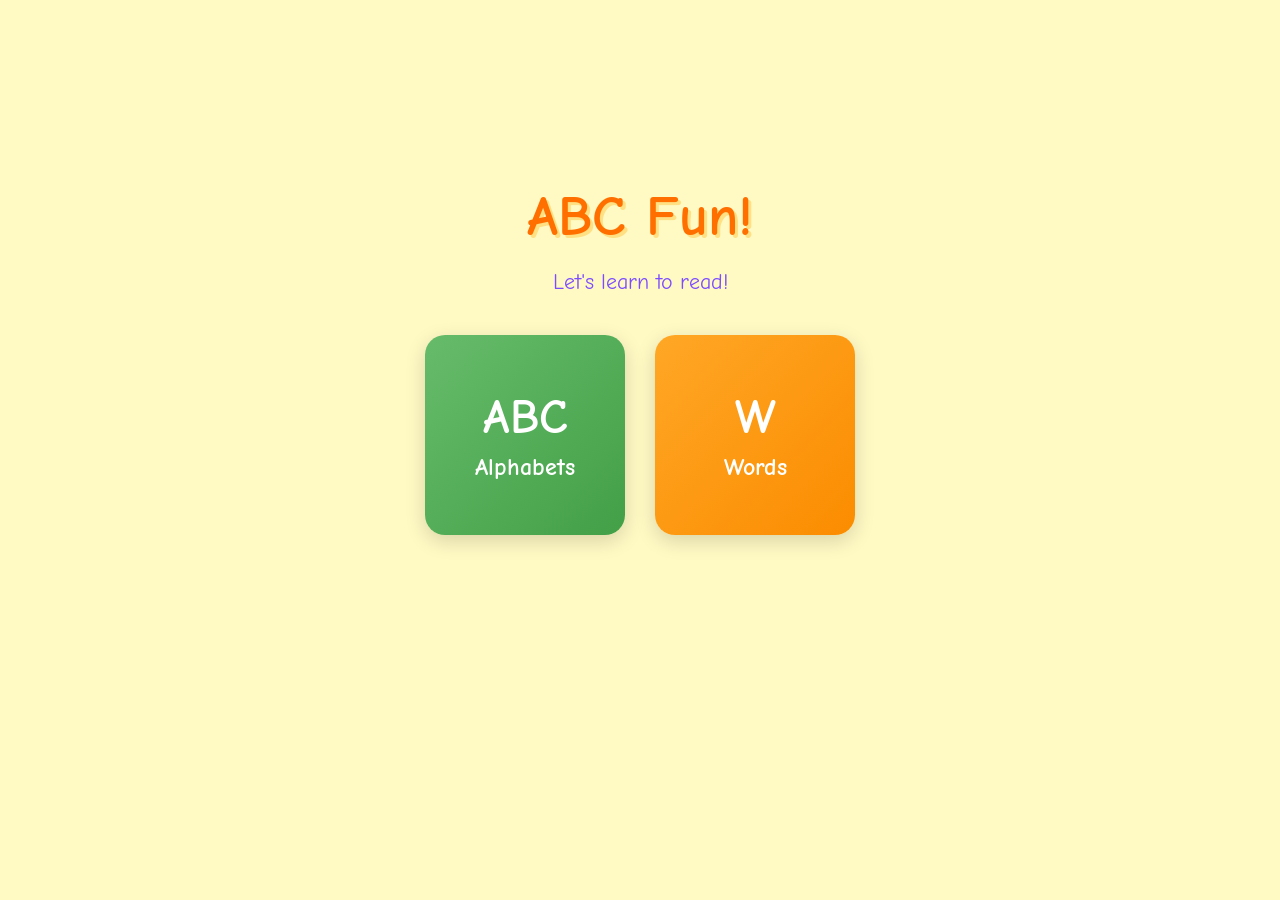
<file: index.html>
<!DOCTYPE html>
<html lang="en">
<head>
  <meta charset="UTF-8">
  <meta name="viewport" content="width=device-width, initial-scale=1.0">
  <title>ABC Fun!</title>
  <link rel="stylesheet" href="css/style.css">
</head>
<body>
  <div class="landing">
    <h1>ABC Fun!</h1>
    <p class="landing-subtitle">Let's learn to read!</p>
    <div class="nav-buttons">
      <a href="alphabets.html" class="nav-btn nav-btn--green">
        <span class="nav-btn-icon">ABC</span>
        Alphabets
      </a>
      <a href="words.html" class="nav-btn nav-btn--orange">
        <span class="nav-btn-icon">W</span>
        Words
      </a>
    </div>
  </div>
</body>
</html>
</file>
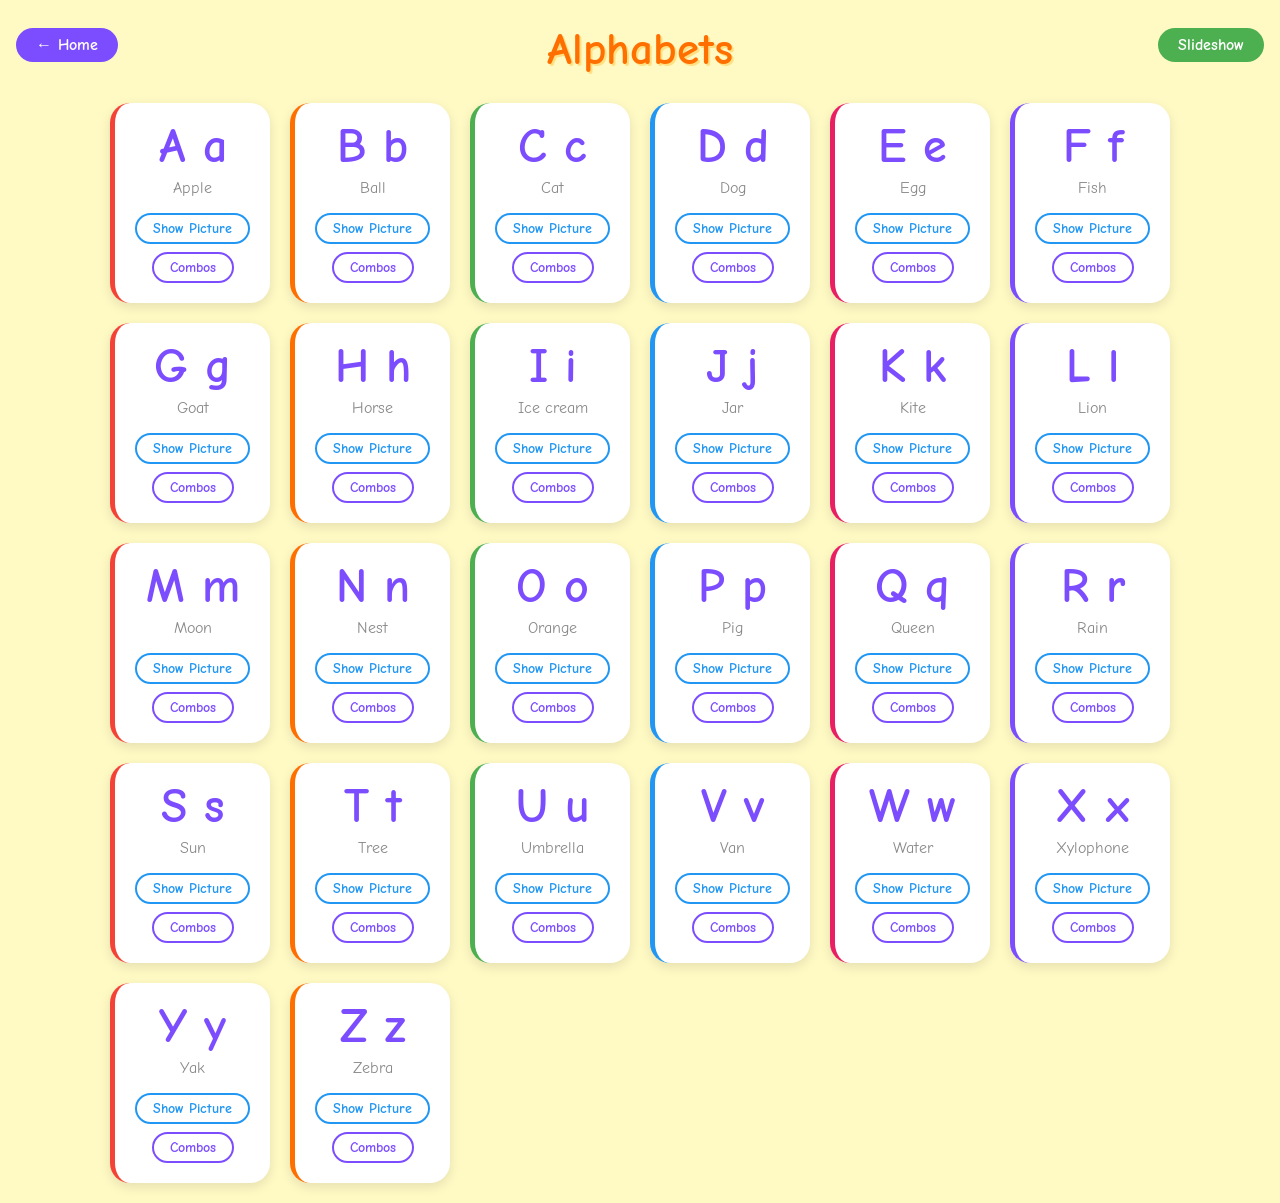
<file: alphabets.html>
<!DOCTYPE html>
<html lang="en">
<head>
  <meta charset="UTF-8">
  <meta name="viewport" content="width=device-width, initial-scale=1.0">
  <title>Alphabets - ABC Fun!</title>
  <link rel="stylesheet" href="css/style.css">
</head>
<body data-page="alphabets">
  <div class="header">
    <a href="index.html" class="back-btn">&larr; Home</a>
    <h1>Alphabets</h1>
    <button class="slideshow-start-btn" id="slideshow-start">Slideshow</button>
  </div>
  <div class="card-grid" id="card-grid"></div>

  <!-- Fullscreen Slideshow Overlay -->
  <div class="slideshow" id="slideshow" hidden>
    <button class="slideshow-close" id="slideshow-close">&times;</button>
    <div class="slideshow-content">
      <div class="slideshow-letter" id="slide-letter"></div>
      <div class="slideshow-word" id="slide-word"></div>
      <div class="slideshow-image-area" id="slide-image-area"></div>
      <button class="reveal-btn slideshow-reveal-btn" id="slide-reveal">Show Picture</button>
      <button class="reveal-btn slideshow-combo-btn" id="slide-combo">Combos</button>
    </div>
    <div class="slideshow-nav">
      <button class="slideshow-btn" id="slide-prev">&larr;</button>
      <span class="slideshow-counter" id="slide-counter"></span>
      <button class="slideshow-btn" id="slide-next">&rarr;</button>
      <button class="slideshow-btn" id="slide-rand">&#x1f3b2;</button>
    </div>
  </div>
  <!-- Combo Slideshow Overlay -->
  <div class="combo-overlay" id="combo-overlay" hidden>
    <button class="slideshow-close" id="combo-close">&times;</button>
    <div class="slideshow-content">
      <div class="combo-letter" id="combo-letter"></div>
    </div>
    <div class="slideshow-nav">
      <button class="slideshow-btn" id="combo-prev">&larr;</button>
      <span class="slideshow-counter" id="combo-counter"></span>
      <button class="slideshow-btn" id="combo-next">&rarr;</button>
    </div>
  </div>
  <script src="js/words-data.js"></script>
  <script src="js/app.js"></script>
</body>
</html>
</file>
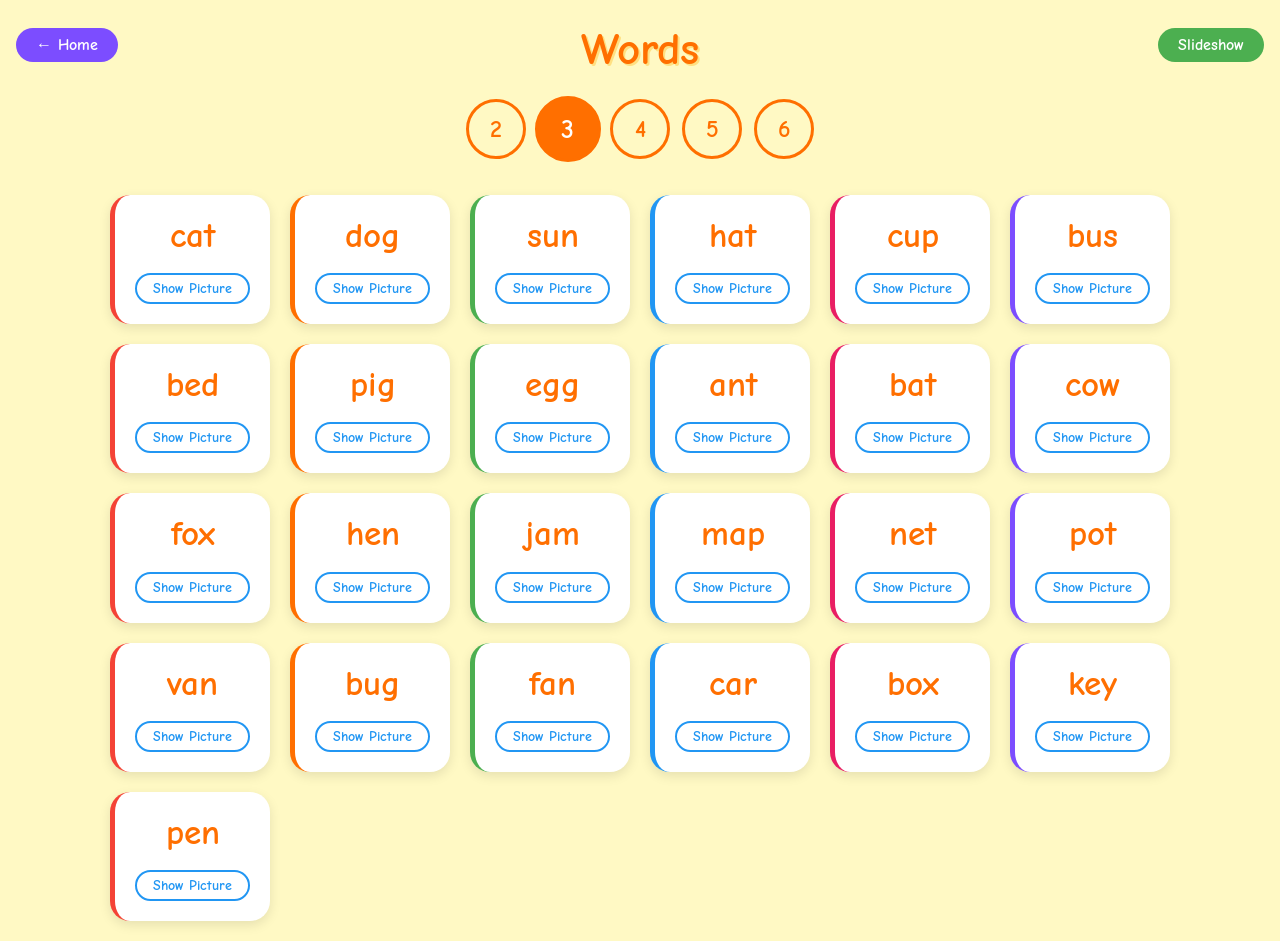
<file: words.html>
<!DOCTYPE html>
<html lang="en">
<head>
  <meta charset="UTF-8">
  <meta name="viewport" content="width=device-width, initial-scale=1.0">
  <title>Words - ABC Fun!</title>
  <link rel="stylesheet" href="css/style.css">
</head>
<body data-page="words">
  <div class="header">
    <a href="index.html" class="back-btn">&larr; Home</a>
    <h1>Words</h1>
    <button class="slideshow-start-btn" id="slideshow-start">Slideshow</button>
  </div>
  <div class="length-selector" id="length-selector"></div>
  <div class="card-grid" id="card-grid"></div>

  <!-- Fullscreen Slideshow Overlay -->
  <div class="slideshow" id="slideshow" hidden>
    <button class="slideshow-close" id="slideshow-close">&times;</button>
    <div class="slideshow-content">
      <div class="slideshow-letter" id="slide-letter"></div>
      <div class="slideshow-word" id="slide-word"></div>
      <div class="slideshow-image-area" id="slide-image-area"></div>
      <button class="reveal-btn slideshow-reveal-btn" id="slide-reveal">Show Picture</button>
    </div>
    <div class="slideshow-nav">
      <button class="slideshow-btn" id="slide-prev">&larr;</button>
      <span class="slideshow-counter" id="slide-counter"></span>
      <button class="slideshow-btn" id="slide-next">&rarr;</button>
    </div>
  </div>
  <script src="js/words-data.js"></script>
  <script src="js/app.js"></script>
</body>
</html>
</file>
<file: css/style.css>
@import url('https://fonts.googleapis.com/css2?family=Comic+Neue:wght@400;700&display=swap');

:root {
  --color-bg: #FFF9C4;
  --color-card: #FFFFFF;
  --color-primary: #FF6F00;
  --color-secondary: #7C4DFF;
  --color-green: #4CAF50;
  --color-red: #F44336;
  --color-blue: #2196F3;
  --color-pink: #E91E63;
  --color-text: #333333;
  --color-text-light: #FFFFFF;
  --radius: 20px;
  --radius-pill: 30px;
  --font: 'Comic Neue', cursive, sans-serif;
}

* {
  margin: 0;
  padding: 0;
  box-sizing: border-box;
}

body {
  font-family: var(--font);
  font-size: 20px;
  background: var(--color-bg);
  color: var(--color-text);
  min-height: 100vh;
}

/* ===== Header ===== */

.header {
  text-align: center;
  padding: 24px 16px 8px;
  position: relative;
}

.header h1 {
  font-size: 2.8rem;
  font-weight: 700;
  color: var(--color-primary);
  text-shadow: 2px 2px 0 #FFE082;
}

.back-btn {
  position: absolute;
  left: 16px;
  top: 28px;
  background: var(--color-secondary);
  color: var(--color-text-light);
  text-decoration: none;
  font-family: var(--font);
  font-size: 1rem;
  font-weight: 700;
  padding: 8px 20px;
  border-radius: var(--radius-pill);
  transition: transform 0.2s ease, background 0.2s ease;
}

.back-btn:hover {
  transform: scale(1.08);
  background: #651FFF;
}

/* ===== Landing Page ===== */

.landing {
  display: flex;
  flex-direction: column;
  align-items: center;
  justify-content: center;
  min-height: 80vh;
  gap: 40px;
  padding: 20px;
}

.landing h1 {
  font-size: 3.5rem;
  color: var(--color-primary);
  text-shadow: 3px 3px 0 #FFE082;
}

.landing-subtitle {
  font-size: 1.4rem;
  color: var(--color-secondary);
  margin-top: -20px;
}

.nav-buttons {
  display: flex;
  gap: 30px;
  flex-wrap: wrap;
  justify-content: center;
}

.nav-btn {
  display: flex;
  flex-direction: column;
  align-items: center;
  justify-content: center;
  width: 200px;
  height: 200px;
  border-radius: var(--radius);
  text-decoration: none;
  font-family: var(--font);
  font-weight: 700;
  font-size: 1.5rem;
  color: var(--color-text-light);
  box-shadow: 0 6px 20px rgba(0, 0, 0, 0.15);
  transition: transform 0.2s ease;
}

.nav-btn:hover {
  animation: bounce 0.4s ease;
}

.nav-btn--green {
  background: linear-gradient(135deg, #66BB6A, #43A047);
}

.nav-btn--orange {
  background: linear-gradient(135deg, #FFA726, #FB8C00);
}

.nav-btn-icon {
  font-size: 3rem;
  margin-bottom: 8px;
}

/* ===== Card Grid ===== */

.card-grid {
  display: grid;
  grid-template-columns: repeat(auto-fill, minmax(160px, 1fr));
  gap: 20px;
  padding: 20px;
  max-width: 1100px;
  margin: 0 auto;
}

/* ===== Card ===== */

.card {
  background: var(--color-card);
  border-radius: var(--radius);
  box-shadow: 0 4px 12px rgba(0, 0, 0, 0.1);
  padding: 20px;
  text-align: center;
  display: flex;
  flex-direction: column;
  align-items: center;
  gap: 8px;
  animation: popIn 0.3s ease backwards;
  transition: transform 0.2s ease;
}

.card:hover {
  transform: scale(1.05);
}

/* Colorful left borders cycling through accent colors */
.card:nth-child(6n+1) { border-left: 5px solid var(--color-red); }
.card:nth-child(6n+2) { border-left: 5px solid var(--color-primary); }
.card:nth-child(6n+3) { border-left: 5px solid var(--color-green); }
.card:nth-child(6n+4) { border-left: 5px solid var(--color-blue); }
.card:nth-child(6n+5) { border-left: 5px solid var(--color-pink); }
.card:nth-child(6n+6) { border-left: 5px solid var(--color-secondary); }

.card-letter {
  font-size: 3rem;
  font-weight: 700;
  color: var(--color-secondary);
  line-height: 1;
}

.card-label {
  font-size: 1rem;
  color: #888;
}

.card-word {
  font-size: 2.2rem;
  font-weight: 700;
  color: var(--color-primary);
  line-height: 1.2;
  text-transform: lowercase;
}

/* ===== Image Area ===== */

.card-image-area {
  width: 100%;
  max-height: 0;
  opacity: 0;
  overflow: hidden;
  transition: max-height 0.4s ease, opacity 0.3s ease;
}

.card-image-area.visible {
  max-height: 250px;
  opacity: 1;
}

.card-image-area.hidden {
  max-height: 0;
  opacity: 0;
}

.card-img {
  width: 100%;
  max-width: 150px;
  height: auto;
  border-radius: 12px;
  margin-top: 8px;
}

.card-emoji {
  font-size: 4rem;
  display: block;
  margin-top: 8px;
}

/* ===== Buttons ===== */

.reveal-btn {
  background: none;
  border: 2px solid var(--color-blue);
  color: var(--color-blue);
  font-family: var(--font);
  font-size: 0.85rem;
  font-weight: 700;
  padding: 6px 16px;
  border-radius: var(--radius-pill);
  cursor: pointer;
  transition: background 0.2s ease, color 0.2s ease, transform 0.2s ease;
}

.reveal-btn:hover {
  background: var(--color-blue);
  color: var(--color-text-light);
  transform: scale(1.05);
}

.reveal-btn:disabled {
  opacity: 0.6;
  cursor: wait;
}

/* ===== Length Selector ===== */

.length-selector {
  display: flex;
  gap: 12px;
  justify-content: center;
  flex-wrap: wrap;
  padding: 16px 20px;
  max-width: 600px;
  margin: 0 auto;
}

.length-btn {
  width: 60px;
  height: 60px;
  border-radius: 50%;
  border: 3px solid var(--color-primary);
  background: none;
  color: var(--color-primary);
  font-family: var(--font);
  font-size: 1.5rem;
  font-weight: 700;
  cursor: pointer;
  transition: background 0.2s ease, color 0.2s ease, transform 0.2s ease;
}

.length-btn:hover {
  transform: scale(1.1);
}

.length-btn.active {
  background: var(--color-primary);
  color: var(--color-text-light);
  transform: scale(1.1);
}

/* ===== Animations ===== */

@keyframes popIn {
  from {
    transform: scale(0.5);
    opacity: 0;
  }
  to {
    transform: scale(1);
    opacity: 1;
  }
}

@keyframes bounce {
  0%, 100% { transform: translateY(0); }
  50% { transform: translateY(-10px); }
}

/* ===== Slideshow Start Button ===== */

.slideshow-start-btn {
  position: absolute;
  right: 16px;
  top: 28px;
  background: var(--color-green);
  color: var(--color-text-light);
  font-family: var(--font);
  font-size: 1rem;
  font-weight: 700;
  padding: 8px 20px;
  border: none;
  border-radius: var(--radius-pill);
  cursor: pointer;
  transition: transform 0.2s ease, background 0.2s ease;
}

.slideshow-start-btn:hover {
  transform: scale(1.08);
  background: #388E3C;
}

/* ===== Fullscreen Slideshow ===== */

.slideshow {
  position: fixed;
  inset: 0;
  z-index: 1000;
  background: linear-gradient(135deg, #FFF9C4 0%, #FFECB3 50%, #FFF9C4 100%);
  display: flex;
  flex-direction: column;
  align-items: center;
  justify-content: center;
  gap: 20px;
  touch-action: pan-y;
}

.slideshow[hidden] {
  display: none;
}

.slideshow-close {
  position: absolute;
  top: 16px;
  right: 16px;
  width: 50px;
  height: 50px;
  border-radius: 50%;
  border: none;
  background: var(--color-red);
  color: var(--color-text-light);
  font-size: 1.8rem;
  font-family: var(--font);
  font-weight: 700;
  cursor: pointer;
  transition: transform 0.2s ease;
  display: flex;
  align-items: center;
  justify-content: center;
  line-height: 1;
}

.slideshow-close:hover {
  transform: scale(1.1);
}

.slideshow-content {
  display: flex;
  flex-direction: column;
  align-items: center;
  gap: 12px;
  animation: popIn 0.3s ease;
}

.slideshow-letter {
  font-size: 12rem;
  font-weight: 700;
  color: var(--color-secondary);
  line-height: 1;
  text-shadow: 4px 4px 0 #D1C4E9;
}

.slideshow-word {
  font-size: 2rem;
  font-weight: 700;
  color: var(--color-primary);
}

.slideshow-image-area {
  min-height: 0;
  transition: min-height 0.3s ease, opacity 0.3s ease;
  display: flex;
  align-items: center;
  justify-content: center;
}

.slideshow-image-area .card-img {
  max-width: 200px;
  max-height: 200px;
  border-radius: 16px;
}

.slideshow-image-area .card-emoji {
  font-size: 6rem;
}

.slideshow-reveal-btn {
  font-size: 1.1rem;
  padding: 10px 28px;
}

.slideshow-nav {
  display: flex;
  align-items: center;
  gap: 24px;
}

.slideshow-btn {
  width: 70px;
  height: 70px;
  border-radius: 50%;
  border: none;
  background: var(--color-secondary);
  color: var(--color-text-light);
  font-size: 2rem;
  font-family: var(--font);
  font-weight: 700;
  cursor: pointer;
  transition: transform 0.2s ease, background 0.2s ease;
  display: flex;
  align-items: center;
  justify-content: center;
}

.slideshow-btn:hover {
  transform: scale(1.1);
  background: #651FFF;
}

.slideshow-counter {
  font-size: 1.2rem;
  font-weight: 700;
  color: var(--color-text);
  min-width: 60px;
  text-align: center;
}

/* ===== Combo Overlay ===== */

.combo-overlay {
  position: fixed;
  inset: 0;
  z-index: 1100;
  background: linear-gradient(135deg, #E8EAF6 0%, #C5CAE9 50%, #E8EAF6 100%);
  display: flex;
  flex-direction: column;
  align-items: center;
  justify-content: center;
  gap: 20px;
  touch-action: pan-y;
}

.combo-overlay[hidden] {
  display: none;
}

.combo-letter {
  font-size: 12rem;
  font-weight: 700;
  color: var(--color-primary);
  line-height: 1;
  text-shadow: 4px 4px 0 #FFCC80;
}

.combo-btn {
  border-color: var(--color-secondary) !important;
  color: var(--color-secondary) !important;
}

.combo-btn:hover {
  background: var(--color-secondary) !important;
  color: var(--color-text-light) !important;
}

.slideshow-combo-btn {
  border-color: var(--color-secondary) !important;
  color: var(--color-secondary) !important;
  font-size: 1.1rem;
  padding: 10px 28px;
}

.slideshow-combo-btn:hover {
  background: var(--color-secondary) !important;
  color: var(--color-text-light) !important;
}

/* ===== Responsive ===== */

@media (max-width: 600px) {
  .landing h1 {
    font-size: 2.5rem;
  }

  .nav-btn {
    width: 150px;
    height: 150px;
    font-size: 1.2rem;
  }

  .nav-btn-icon {
    font-size: 2.5rem;
  }

  .card-grid {
    grid-template-columns: repeat(auto-fill, minmax(130px, 1fr));
    gap: 12px;
    padding: 12px;
  }

  .header h1 {
    font-size: 2rem;
  }

  .back-btn,
  .slideshow-start-btn {
    position: static;
    display: inline-block;
    margin-bottom: 8px;
  }

  .card-letter {
    font-size: 2.5rem;
  }

  .card-word {
    font-size: 1.8rem;
  }

  .length-btn {
    width: 50px;
    height: 50px;
    font-size: 1.3rem;
  }

  .slideshow-letter {
    font-size: 7rem;
  }

  .slideshow-word {
    font-size: 1.5rem;
  }

  .slideshow-image-area .card-img {
    max-width: 150px;
    max-height: 150px;
  }

  .slideshow-image-area .card-emoji {
    font-size: 4.5rem;
  }

  .slideshow-btn {
    width: 56px;
    height: 56px;
    font-size: 1.6rem;
  }

  .slideshow-close {
    width: 44px;
    height: 44px;
    font-size: 1.5rem;
  }

  .combo-letter {
    font-size: 7rem;
  }
}
</file>
